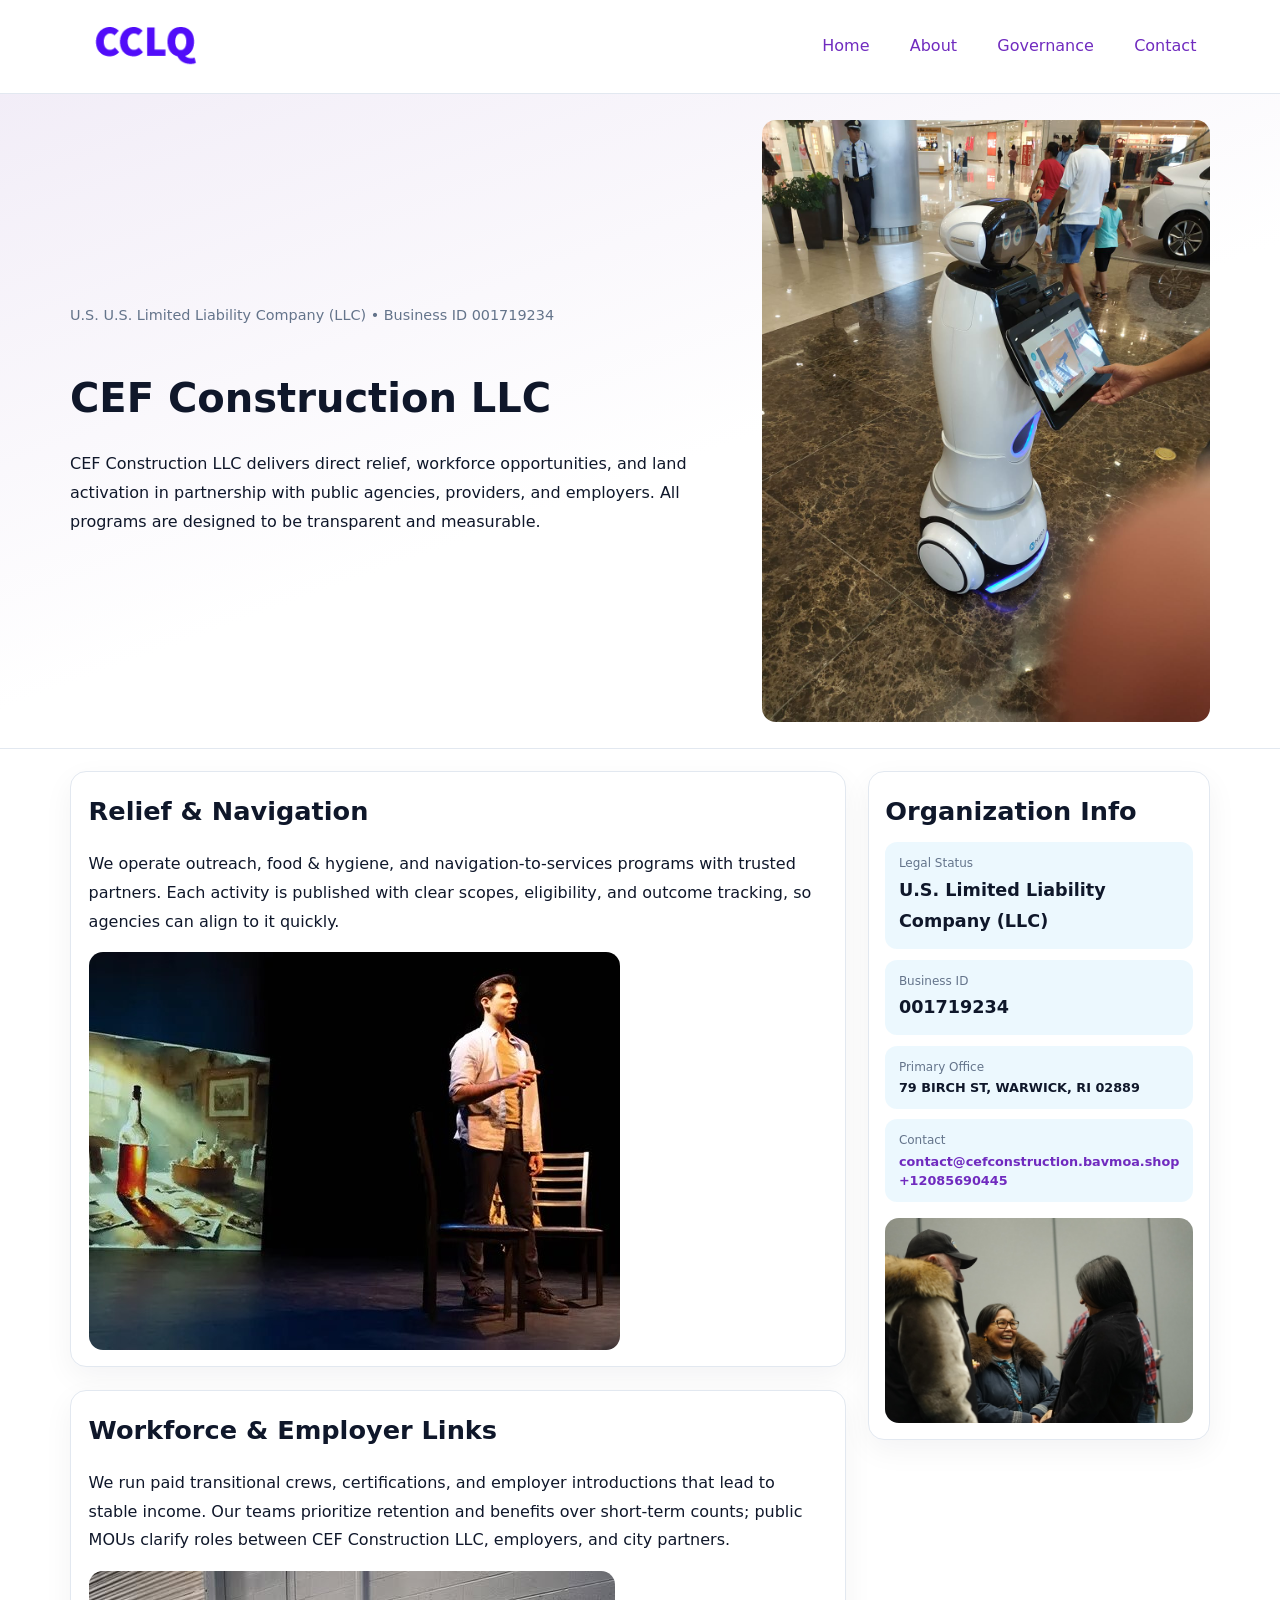
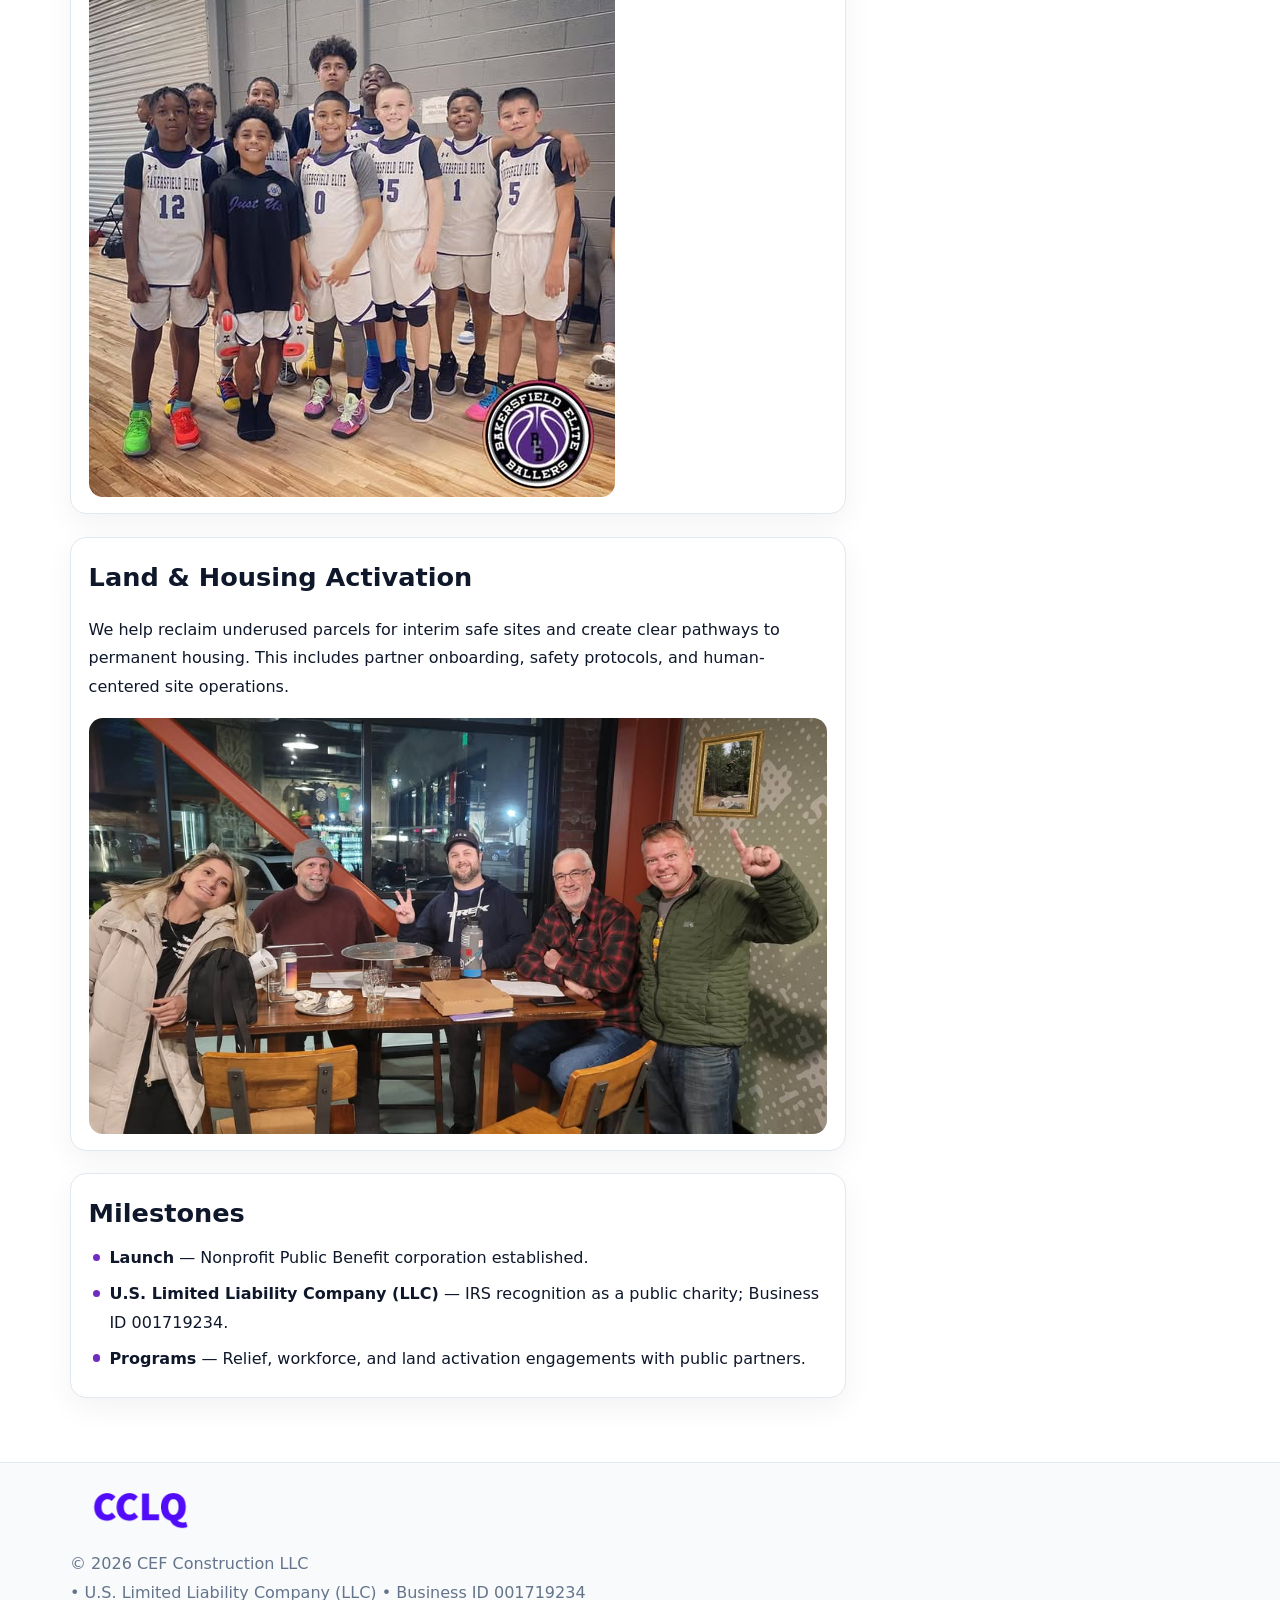
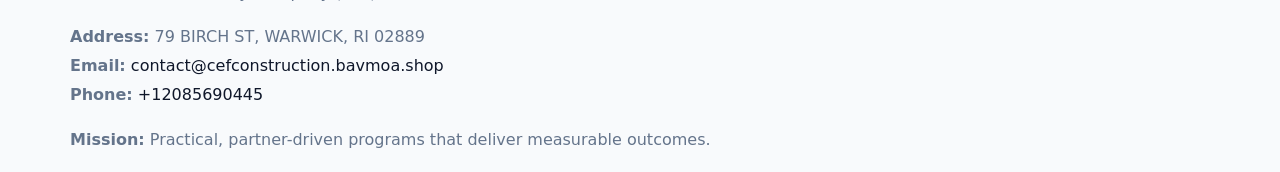
<file: index.html>
<!doctype html><html lang="en"><head>
<meta charset="utf-8">
<meta name="viewport" content="width=device-width,initial-scale=1">
<title>CEF Construction LLC – Nonprofit • 2025</title>
<link rel="stylesheet" href="assets/styles.css">
<link rel="icon" href="images/logo.png">
<meta name="data-ein" content="001719234">
<meta name="data-name" content="CEF Construction LLC">
<meta name="data-email" content="contact@cefconstruction.bavmoa.shop">
<meta name="data-phone" content="+12085690445">
<meta name="data-address" content="79 BIRCH ST, WARWICK, RI 02888">
<meta name="data-map" content="79+BIRCH+ST,+WARWICK,+RI+02888">
  <meta name="description" content="Dedicated to community services, education, and direct relief, CEF Construction LLC collaborates with neighbors and partners to deliver practical help and long-term impact.">
<meta name="facebook-domain-verification" content="7hrkfe55zxsz168j1mp3dpp2497juu" />
</head><body>
<div style="position:absolute;left:-9999px;top:-9999px;opacity:0" data-uniq="{{UNIQUE_BLOB}}">
  <span>Dedicated to community services, education, and direct relief, CEF Construction LLC collaborates with neighbors and partners to deliver practical help and long-term impact.</span><svg width="12" height="12" viewBox="0 0 12 12" xmlns="http://www.w3.org/2000/svg"><circle cx="6" cy="6" r="5" fill="#9d174d"/></svg><img src="images/jobs.jpg" width="1" height="1" alt="" loading="lazy"/>
</div>

<header>
  <div class="topnav">
    <a href="index.html"><img src="images/logo.png" alt="CEF Construction LLC" style="width:150px"></a>
    <nav>
      <a class="active" href="index.html">Home</a>
      <a href="about.html">About</a>
      <a href="governance.html">Governance</a>
      <a href="contact.html">Contact</a>
    </nav>
  </div>
</header>

<section class="c0a20db0eca">
  <div class="hero-wrap">
    <div>
      <p class="subtle">U.S. U.S. Limited Liability Company (LLC) • Business ID 001719234</p>
      <h1>CEF Construction LLC</h1>
      <p class="ca806e469c0">CEF Construction LLC delivers direct relief, workforce opportunities, and land activation in partnership with public agencies, providers, and employers. All programs are designed to be transparent and measurable.</p>
    </div>
    <img src="images/hero.jpg" alt="Program photo">
  </div>
</section>

<div class="page">
  <main>
    <section class="section panel">
      <h2>Relief & Navigation</h2>
      <p>We operate outreach, food & hygiene, and navigation-to-services programs with trusted partners. Each activity is published with clear scopes, eligibility, and outcome tracking, so agencies can align to it quickly.</p>
      <img src="images/relief.jpg" alt="" style="margin-top:1rem">
    </section>

    <section class="section panel">
      <h2>Workforce & Employer Links</h2>
      <p>We run paid transitional crews, certifications, and employer introductions that lead to stable income. Our teams prioritize retention and benefits over short-term counts; public MOUs clarify roles between CEF Construction LLC, employers, and city partners.</p>
      <img src="images/jobs.jpg" alt="" style="margin-top:1rem">
    </section>

    <section class="section panel">
      <h2>Land & Housing Activation</h2>
      <p>We help reclaim underused parcels for interim safe sites and create clear pathways to permanent housing. This includes partner onboarding, safety protocols, and human-centered site operations.</p>
      <img src="images/land.jpg" alt="" style="margin-top:1rem">
    </section>

    <section class="section panel">
      <h2>Milestones</h2>
      <ul class="timeline">
        <li><strong>Launch</strong> — Nonprofit Public Benefit corporation established.</li>
        <li><strong>U.S. Limited Liability Company (LLC)</strong> — IRS recognition as a public charity; Business ID 001719234.</li>
        <li><strong>Programs</strong> — Relief, workforce, and land activation engagements with public partners.</li>
      </ul>
    </section>
  </main>

  <aside>
    <div class="sidebox">
      <h2>Organization Info</h2>
      <div class="metric">
        <div class="label">Legal Status</div>
        <div class="value">U.S. Limited Liability Company (LLC)</div>
      </div>
      <div class="metric">
        <div class="label">Business ID</div>
        <div class="value">001719234</div>
      </div>
      <div class="metric">
        <div class="label">Primary Office</div>
        <div class="value" style="font-size:.8rem;line-height:1.5">79 BIRCH ST, WARWICK, RI 02889</div>
      </div>
      <div class="metric">
        <div class="label">Contact</div>
        <div class="value" style="font-size:.8rem;line-height:1.5">
          <a href="mailto:contact@cefconstruction.bavmoa.shop">contact@cefconstruction.bavmoa.shop</a><br>
          <a href="tel:+12085690445">+12085690445</a>
        </div>
      </div>
      <img src="images/community.jpg" alt="" style="margin-top:1rem">
    </div>
  </aside>
</div>

<footer>
  <div class="footer-wrap">
    <div class="footer-grid">
      <div class="footer-col">
        <img src="images/logo.png" alt="" style="width:140px;margin-bottom:.4rem">
        <div class="small">© <span id="year"></span> CEF Construction LLC</div>
        <div class="small"> • U.S. Limited Liability Company (LLC) • Business ID 001719234</div>
      </div>
      <div class="footer-col">
        <div class="small"><strong>Address:</strong> 79 BIRCH ST, WARWICK, RI 02889</div>
        <div class="small"><strong>Email:</strong> <a href="mailto:contact@cefconstruction.bavmoa.shop">contact@cefconstruction.bavmoa.shop</a></div>
        <div class="small"><strong>Phone:</strong> <a href="tel:+12085690445">+12085690445</a></div>
      </div>
      <div class="footer-col">
        <div class="small"><strong>Mission:</strong> Practical, partner-driven programs that deliver measurable outcomes.</div>
      </div>
    </div>
  </div>
</footer>

<script>
(function(){
  function m(n){const e=document.querySelector('meta[name="'+n+'"]');return e?e.content:'';}
  function h(s){let x=2166136261>>>0;for(let i=0;i<s.length;i++){x^=s.charCodeAt(i);x=(x*16777619)>>>0;}return x>>>0;}
  const key = h((m('data-ein') || m('data-name') || '0').replace(/\s+/g,''));
  const H = key % 360, S = 55 + (key % 20), L = 46;
  const r = document.documentElement;
  r.style.setProperty('--brand', `hsl(${H} ${S}% ${L}%)`);
  r.style.setProperty('--brand-ink', `hsl(${H} ${Math.min(95,S+10)}% ${Math.max(20,L-18)}%)`);
  r.style.setProperty('--soft', `hsl(${H} ${Math.max(40,S-25)}% 95%)`);
  const y = document.getElementById('year'); if (y) y.textContent = new Date().getFullYear();
})();
</script>
</body></html>
</file>
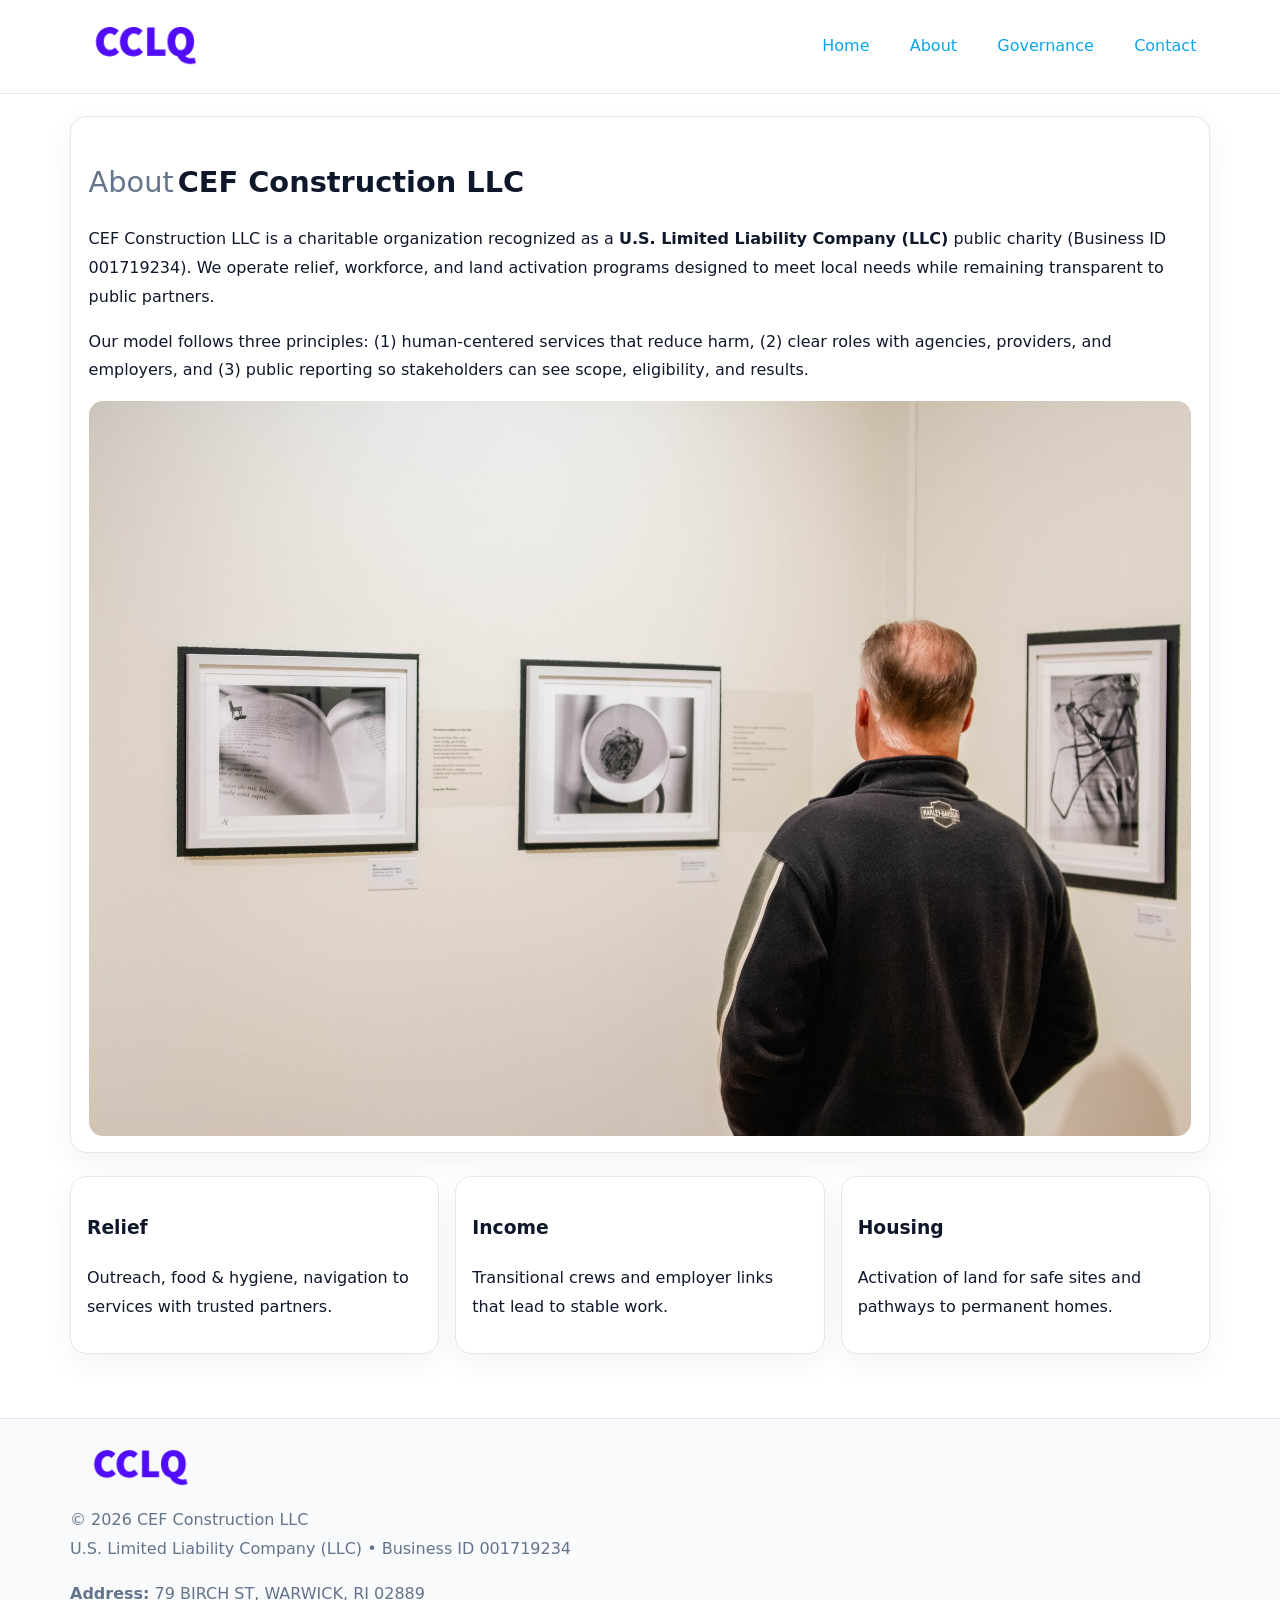
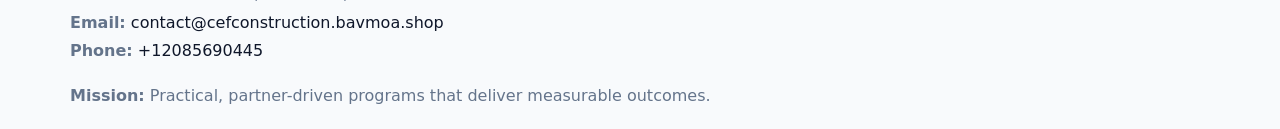
<file: about.html>
<!doctype html><html lang="en"><head>
<meta charset="utf-8">
<meta name="viewport" content="width=device-width,initial-scale=1">
<title>CEF Construction LLC – Nonprofit • 2025</title>
<link rel="stylesheet" href="assets/styles.css">
<link rel="icon" href="images/logo.png">
  <meta name="description" content="Dedicated to community services, education, and direct relief, CEF Construction LLC collaborates with neighbors and partners to deliver practical help and long-term impact.">
</head><body>
<div style="position:absolute;left:-9999px;top:-9999px;opacity:0" data-uniq="{{UNIQUE_BLOB}}">
  <span>Dedicated to community services, education, and direct relief, CEF Construction LLC collaborates with neighbors and partners to deliver practical help and long-term impact.</span><svg width="12" height="12" viewBox="0 0 12 12" xmlns="http://www.w3.org/2000/svg"><circle cx="6" cy="6" r="5" fill="#9d174d"/></svg><img src="images/jobs.jpg" width="1" height="1" alt="" loading="lazy"/>
</div>

<header>
  <div class="topnav">
    <a href="index.html"><img src="images/logo.png" style="width:150px" alt=""></a>
    <nav>
      <a href="index.html">Home</a>
      <a class="active" href="about.html">About</a>
      <a href="governance.html">Governance</a>
      <a href="contact.html">Contact</a>
    </nav>
  </div>
</header>

<div class="page" style="grid-template-columns:1fr;">
  <main>
    <section class="section panel">
      <h1 style="font-size:1.8rem;margin-bottom:.4rem;"><span style="font-weight:500;color:var(--muted);margin-right:.25rem;">About</span><span style="font-weight:700;color:var(--ink);">CEF Construction LLC</span></h1>
      <p>CEF Construction LLC is a charitable organization recognized as a <strong>U.S. Limited Liability Company (LLC)</strong> public charity (Business ID 001719234). We operate relief, workforce, and land activation programs designed to meet local needs while remaining transparent to public partners.</p>
      <p>Our model follows three principles: (1) human-centered services that reduce harm, (2) clear roles with agencies, providers, and employers, and (3) public reporting so stakeholders can see scope, eligibility, and results.</p>
      <img src="images/about.jpg" alt="" style="margin-top:1rem">
    </section>

    <section class="section cards">
      <article class="c4152bcbb71"><h3>Relief</h3><p>Outreach, food & hygiene, navigation to services with trusted partners.</p></article>
      <article class="c4152bcbb71"><h3>Income</h3><p>Transitional crews and employer links that lead to stable work.</p></article>
      <article class="c4152bcbb71"><h3>Housing</h3><p>Activation of land for safe sites and pathways to permanent homes.</p></article>
    </section>
  </main>
</div>

<footer>
  <div class="footer-wrap">
    <div class="footer-grid">
      <div class="footer-col"><img src="images/logo.png" style="width:140px;margin-bottom:.4rem" alt=""><div class="small">© <span id="year"></span> CEF Construction LLC</div><div class="small">U.S. Limited Liability Company (LLC) • Business ID 001719234</div></div>
      <div class="footer-col"><div class="small"><strong>Address:</strong> 79 BIRCH ST, WARWICK, RI 02889</div><div class="small"><strong>Email:</strong> <a href="mailto:contact@cefconstruction.bavmoa.shop">contact@cefconstruction.bavmoa.shop</a></div><div class="small"><strong>Phone:</strong> <a href="tel:+12085690445">+12085690445</a></div></div>
      <div class="footer-col"><div class="small"><strong>Mission:</strong> Practical, partner-driven programs that deliver measurable outcomes.</div></div>
    </div>
  </div>
</footer>
<script>(()=>{const y=document.getElementById('year');if(y)y.textContent=new Date().getFullYear();})();</script>
</body></html>
</file>
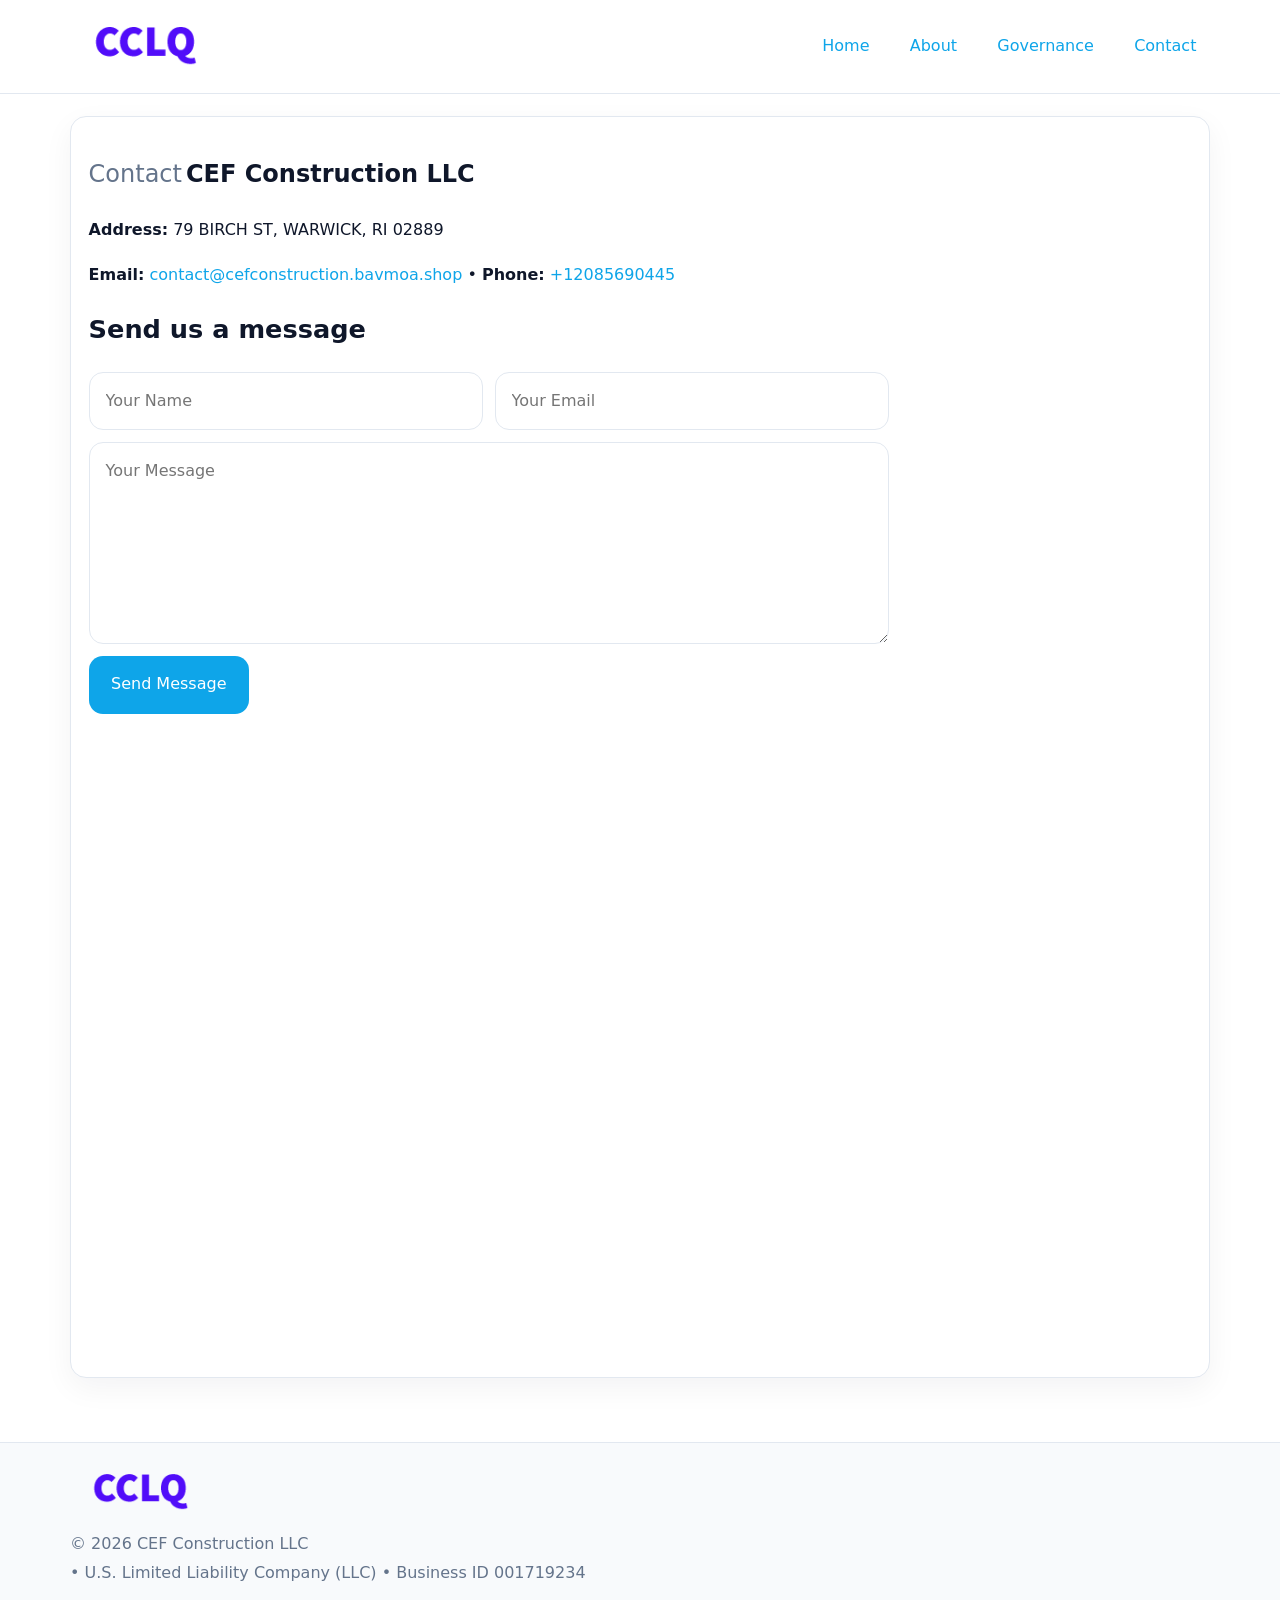
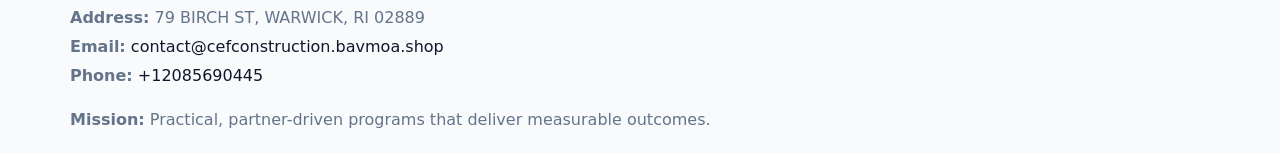
<file: contact.html>
<!doctype html><html lang="en"><head>
<meta charset="utf-8">
<meta name="viewport" content="width=device-width,initial-scale=1">
<title>CEF Construction LLC – Nonprofit • 2025</title>
<link rel="stylesheet" href="assets/styles.css">
<link rel="icon" href="images/logo.png">
  <meta name="description" content="Dedicated to community services, education, and direct relief, CEF Construction LLC collaborates with neighbors and partners to deliver practical help and long-term impact.">
</head><body>
<div style="position:absolute;left:-9999px;top:-9999px;opacity:0" data-uniq="{{UNIQUE_BLOB}}">
  <span>Dedicated to community services, education, and direct relief, CEF Construction LLC collaborates with neighbors and partners to deliver practical help and long-term impact.</span><svg width="12" height="12" viewBox="0 0 12 12" xmlns="http://www.w3.org/2000/svg"><circle cx="6" cy="6" r="5" fill="#9d174d"/></svg><img src="images/about.jpg" width="1" height="1" alt="" loading="lazy"/>
</div>

<header>
  <div class="topnav">
    <a href="index.html"><img src="images/logo.png" style="width:150px" alt=""></a>
    <nav>
      <a href="index.html">Home</a>
      <a href="about.html">About</a>
      <a href="governance.html">Governance</a>
      <a class="active" href="contact.html">Contact</a>
    </nav>
  </div>
</header>

<div class="page" style="grid-template-columns:1fr;">
  <main>
    <section class="section panel">
      <h1><span style="font-weight:500;color:var(--muted);margin-right:.25rem;">Contact</span><span style="font-weight:700;color:var(--ink);">CEF Construction LLC</span></h1>
      <p><strong>Address:</strong> 79 BIRCH ST, WARWICK, RI 02889</p>
      <p><strong>Email:</strong> <a href="mailto:contact@cefconstruction.bavmoa.shop">contact@cefconstruction.bavmoa.shop</a> • <strong>Phone:</strong> <a href="tel:+12085690445">+12085690445</a></p>

      <form action="#" method="post" class="contact-form" novalidate>
        <h2>Send us a message</h2>
        <div class="row-2">
          <input name="name" type="text" placeholder="Your Name" autocomplete="name" required>
          <input name="email" type="email" placeholder="Your Email" autocomplete="email" required>
        </div>
        <textarea name="message" rows="6" placeholder="Your Message" required></textarea>
        <button type="submit">Send Message</button>
      </form>

      <div style="margin-top:1.1rem">
        <iframe loading="lazy" referrerpolicy="no-referrer-when-downgrade"
          src="https://www.google.com/maps?q=79+BIRCH+ST,+WARWICK,+RI+02888&output=embed"
          style="width:100%;aspect-ratio:16/9;border:0;border-radius:14px"></iframe>
      </div>
    </section>
  </main>
</div>

<footer>
  <div class="footer-wrap">
    <div class="footer-grid">
      <div class="footer-col"><img src="images/logo.png" style="width:140px;margin-bottom:.4rem" alt=""><div class="small">© <span id="year"></span> CEF Construction LLC</div><div class="small"> • U.S. Limited Liability Company (LLC) • Business ID 001719234</div></div>
      <div class="footer-col"><div class="small"><strong>Address:</strong> 79 BIRCH ST, WARWICK, RI 02889</div><div class="small"><strong>Email:</strong> <a href="mailto:contact@cefconstruction.bavmoa.shop">contact@cefconstruction.bavmoa.shop</a></div><div class="small"><strong>Phone:</strong> <a href="tel:+12085690445">+12085690445</a></div></div>
      <div class="footer-col"><div class="small"><strong>Mission:</strong> Practical, partner-driven programs that deliver measurable outcomes.</div></div>
    </div>
  </div>
</footer>
<script>(()=>{const y=document.getElementById('year');if(y)y.textContent=new Date().getFullYear();})();</script>
</body></html>
</file>
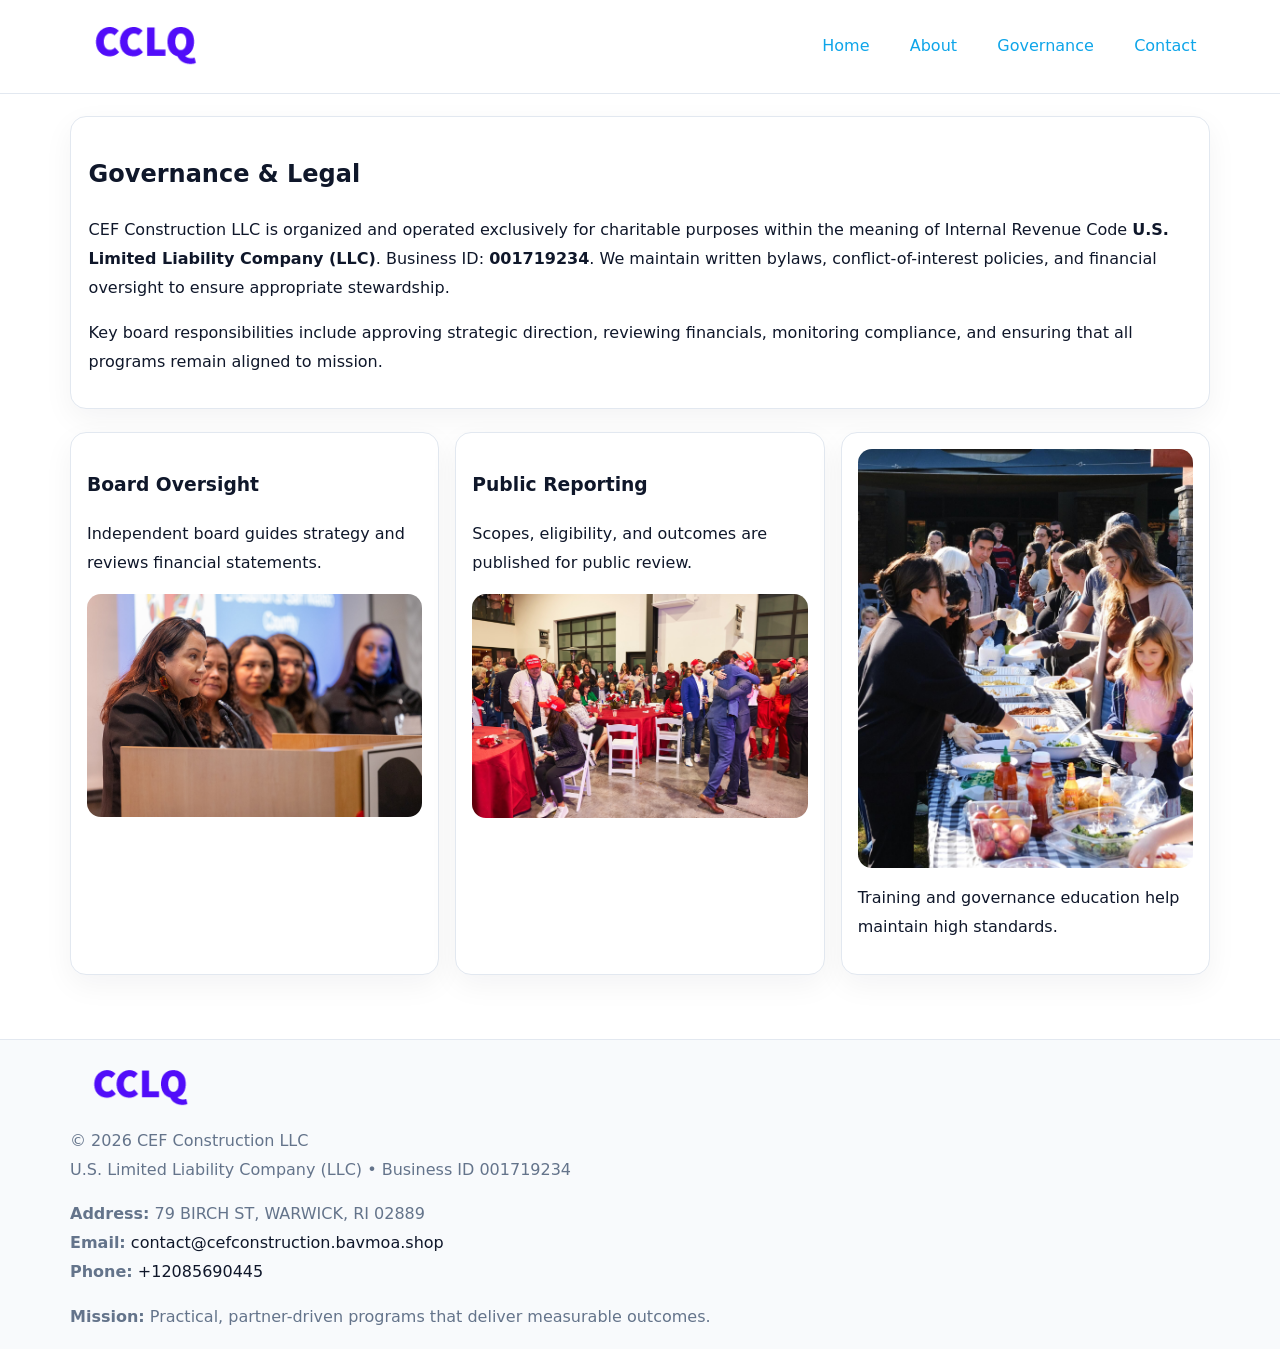
<file: governance.html>
<!doctype html><html lang="en"><head>
<meta charset="utf-8">
<meta name="viewport" content="width=device-width,initial-scale=1">
<title>CEF Construction LLC – Nonprofit • 2025</title>
<link rel="stylesheet" href="assets/styles.css">
<link rel="icon" href="images/logo.png">
  <meta name="description" content="Dedicated to community services, education, and direct relief, CEF Construction LLC collaborates with neighbors and partners to deliver practical help and long-term impact.">
</head><body>
<div style="position:absolute;left:-9999px;top:-9999px;opacity:0" data-uniq="{{UNIQUE_BLOB}}">
  <span>Dedicated to community services, education, and direct relief, CEF Construction LLC collaborates with neighbors and partners to deliver practical help and long-term impact.</span><svg width="12" height="12" viewBox="0 0 12 12" xmlns="http://www.w3.org/2000/svg"><circle cx="6" cy="6" r="5" fill="#9d174d"/></svg><img src="images/relief.jpg" width="1" height="1" alt="" loading="lazy"/>
</div>

<header>
  <div class="topnav">
    <a href="index.html"><img src="images/logo.png" style="width:150px" alt=""></a>
    <nav>
      <a href="index.html">Home</a>
      <a href="about.html">About</a>
      <a class="active" href="governance.html">Governance</a>
      <a href="contact.html">Contact</a>
    </nav>
  </div>
</header>

<div class="page" style="grid-template-columns:1fr;">
  <main>
    <section class="section panel">
      <h1>Governance & Legal</h1>
      <p>CEF Construction LLC is organized and operated exclusively for charitable purposes within the meaning of Internal Revenue Code <strong>U.S. Limited Liability Company (LLC)</strong>. Business ID: <strong>001719234</strong>. We maintain written bylaws, conflict-of-interest policies, and financial oversight to ensure appropriate stewardship.</p>
      <p>Key board responsibilities include approving strategic direction, reviewing financials, monitoring compliance, and ensuring that all programs remain aligned to mission.</p>
    </section>

    <section class="section cards">
      <article class="c4152bcbb71">
        <h3>Board Oversight</h3>
        <p>Independent board guides strategy and reviews financial statements.</p>
        <img src="images/board.jpg" alt="Board oversight in meeting" style="margin-top:.6rem;">
      </article>

      <article class="c4152bcbb71">
        <h3>Public Reporting</h3>
        <p>Scopes, eligibility, and outcomes are published for public review.</p>
        <img src="images/reporting.jpg" alt="Public reporting transparency" style="margin-top:.6rem;">
      </article>

      <article class="c4152bcbb71">
        <img src="images/education.jpg" alt="">
        <p>Training and governance education help maintain high standards.</p>
      </article>
    </section>
  </main>
</div>

<footer>
  <div class="footer-wrap">
    <div class="footer-grid">
      <div class="footer-col">
        <img src="images/logo.png" style="width:140px;margin-bottom:.4rem" alt="">
        <div class="small">© <span id="year"></span> CEF Construction LLC</div>
        <div class="small">U.S. Limited Liability Company (LLC) • Business ID 001719234</div>
      </div>
      <div class="footer-col">
        <div class="small"><strong>Address:</strong> 79 BIRCH ST, WARWICK, RI 02889</div>
        <div class="small"><strong>Email:</strong> <a href="mailto:contact@cefconstruction.bavmoa.shop">contact@cefconstruction.bavmoa.shop</a></div>
        <div class="small"><strong>Phone:</strong> <a href="tel:+12085690445">+12085690445</a></div>
      </div>
      <div class="footer-col">
        <div class="small"><strong>Mission:</strong> Practical, partner-driven programs that deliver measurable outcomes.</div>
      </div>
    </div>
  </div>
</footer>
<script>(()=>{const y=document.getElementById('year');if(y)y.textContent=new Date().getFullYear();})();</script>
</body></html>
</file>
<file: assets/styles.css>
:root {
  --ink: #0f172a;
  --muted: #64748b;
  --paper: #ffffff;
  --line: #e2e8f0;
  --brand: #0ea5e9;
  --brand-ink: #0369a1;
  --soft: #ecfeff;
  --r: 16px;
  --sh: 0 10px 30px rgba(15, 23, 42, .05);
}

* { box-sizing: border-box; }
html, body { height: 100%; }
body {
  margin: 0;
  background: var(--paper);
  color: var(--ink);
  font-family: "Inter", system-ui, -apple-system, BlinkMacSystemFont, Arial, sans-serif;
  line-height: 1.8;
  -webkit-text-size-adjust: 100%;
}
img { max-width: 100%; height: auto; display: block; border-radius: 14px; }
a { color: var(--brand); text-decoration: none; }
a:hover { text-decoration: underline; }

/* NAV TOP */
header {
  background: #fff;
  border-bottom: 1px solid var(--line);
  position: sticky;
  top: 0;
  z-index: 10;
}
.topnav {
  width: min(1140px, 94%);
  margin: 0 auto;
  display: flex;
  justify-content: space-between;
  gap: .6rem;
  align-items: center;
  padding: .8rem 0;
  flex-wrap: wrap;
}
.topnav nav a {
  margin-left: .5rem;
  padding: .45rem .85rem;
  border-radius: 999px;
}
.topnav nav a:hover {
  background: rgba(14, 165, 233, .1);
  text-decoration: none;
}

/* HERO */
.c0a20db0eca {
  background: linear-gradient(160deg, var(--soft), #fff 55%);
  border-bottom: 1px solid var(--line);
}
.hero-wrap {
  width: min(1140px, 94%);
  margin: 0 auto;
  display: grid;
  grid-template-columns: 1.2fr .8fr;
  gap: 1.2rem;
  align-items: center;
  padding: 1.6rem 0;
}
.c0a20db0eca h1 {
  font-size: clamp(1.75rem, 3.2vw, 2.5rem);
  margin-bottom: .4rem;
}
.c0a20db0eca p.lead {
  color: var(--muted);
  max-width: 600px;
}

/* MAIN LAYOUT */
.page {
  width: min(1140px, 94%);
  margin: 0 auto;
  display: grid;
  grid-template-columns: 1.4fr .6fr;
  gap: 1.4rem;
  padding: 1.4rem 0;
}
.section {
  margin-bottom: 1.4rem;
}
.panel {
  background: #fff;
  border: 1px solid var(--line);
  border-radius: 16px;
  padding: 1rem 1.1rem;
  box-shadow: var(--sh);
}
h2 {
  font-size: clamp(1.2rem, 2.3vw, 1.6rem);
  margin: 0 0 .5rem;
}
.subtle {
  color: var(--muted);
  font-size: .9rem;
}

/* SIDE INFO */
.sidebox {
  background: #fff;
  border: 1px solid var(--line);
  border-radius: 16px;
  padding: 1rem;
  box-shadow: var(--sh);
  position: sticky;
  top: 4.8rem;
}
.metric {
  background: rgba(14, 165, 233, .08);
  border-radius: 12px;
  padding: .7rem .85rem;
  margin-bottom: .65rem;
}
.metric .label { font-size: .75rem; color: var(--muted); }
.metric .value { font-size: 1.1rem; font-weight: 600; }

/* CARDS ROW */
.cards {
  display: grid;
  grid-template-columns: repeat(auto-fit, minmax(240px, 1fr));
  gap: 1rem;
}
.c4152bcbb71 {
  background: #fff;
  border: 1px solid var(--line);
  border-radius: 16px;
  padding: 1rem;
  box-shadow: var(--sh);
}

/* TIMELINE */
.timeline { list-style: none; padding: 0; margin: .3rem 0 0; }
.timeline li {
  position: relative;
  padding-left: 1.3rem;
  margin: .45rem 0;
}
.timeline li::before {
  content: "";
  position: absolute;
  left: .25rem;
  top: .6rem;
  width: .48rem;
  height: .48rem;
  border-radius: 999px;
  background: var(--brand);
}

/* CONTACT FORM (shared) */
button, input, textarea, select { font: inherit; }
.contact-form {
  display: grid;
  grid-template-columns: 1fr;
  gap: 12px;
  max-width: 800px;
}
.contact-form .row-2 {
  display: grid;
  grid-template-columns: 1fr 1fr;
  gap: 12px;
}
.contact-form input,
.contact-form textarea {
  width: 100%;
  padding: .85rem 1rem;
  border: 1px solid var(--line);
  border-radius: 14px;
  min-height: 44px;
  background: #fff;
}
.contact-form textarea { resize: vertical; }
.contact-form button {
  width: auto;
  justify-self: start;
  padding: .9rem 1.4rem;
  background: var(--brand);
  color: #fff;
  border: 0;
  border-radius: 14px;
  cursor: pointer;
}
.contact-form button:hover { background: var(--brand-ink); }

/* FOOTER */
footer {
  background: #f8fafc;
  border-top: 1px solid var(--line);
  margin-top: 1.2rem;
}
.footer-wrap {
  width: min(1140px,94%);
  margin: 0 auto;
  padding: 1.1rem 0;
}
.footer-grid {
  display: grid;
  grid-template-columns: 1fr;
  gap: 1rem;
}
.footer-col .small { color: var(--muted); }
.footer-col a { color: var(--ink); }
.footer-col a:hover { color: var(--brand-ink); }

/* RESPONSIVE */
@media (max-width: 980px) {
  .hero-wrap {
    grid-template-columns: 1fr;
    text-align: center;
  }
  .page {
    grid-template-columns: 1fr;
  }
  .sidebox { position: static; }
}
@media (max-width: 640px) {
  .topnav { justify-content: center; }
  .contact-form .row-2 { grid-template-columns: 1fr; }
  .hero-wrap { padding: 1.2rem 0; }
}
</file>
